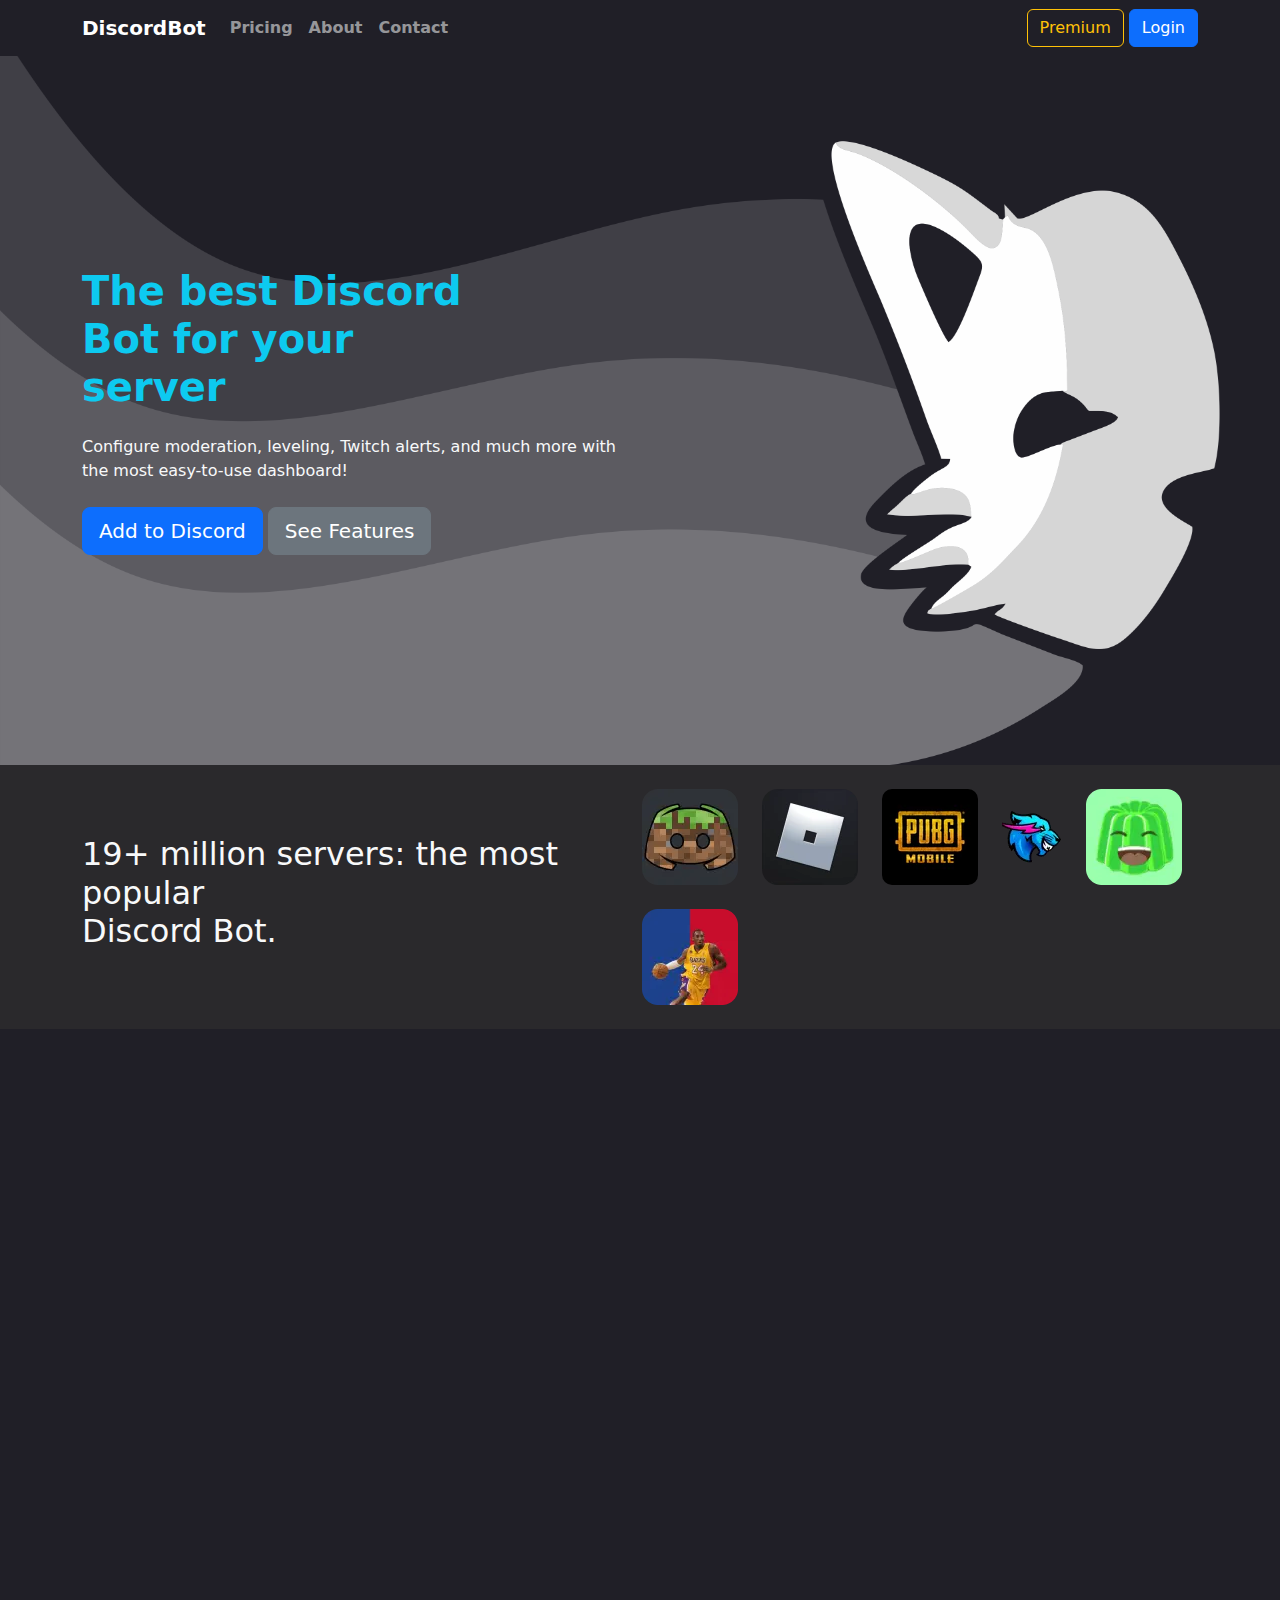
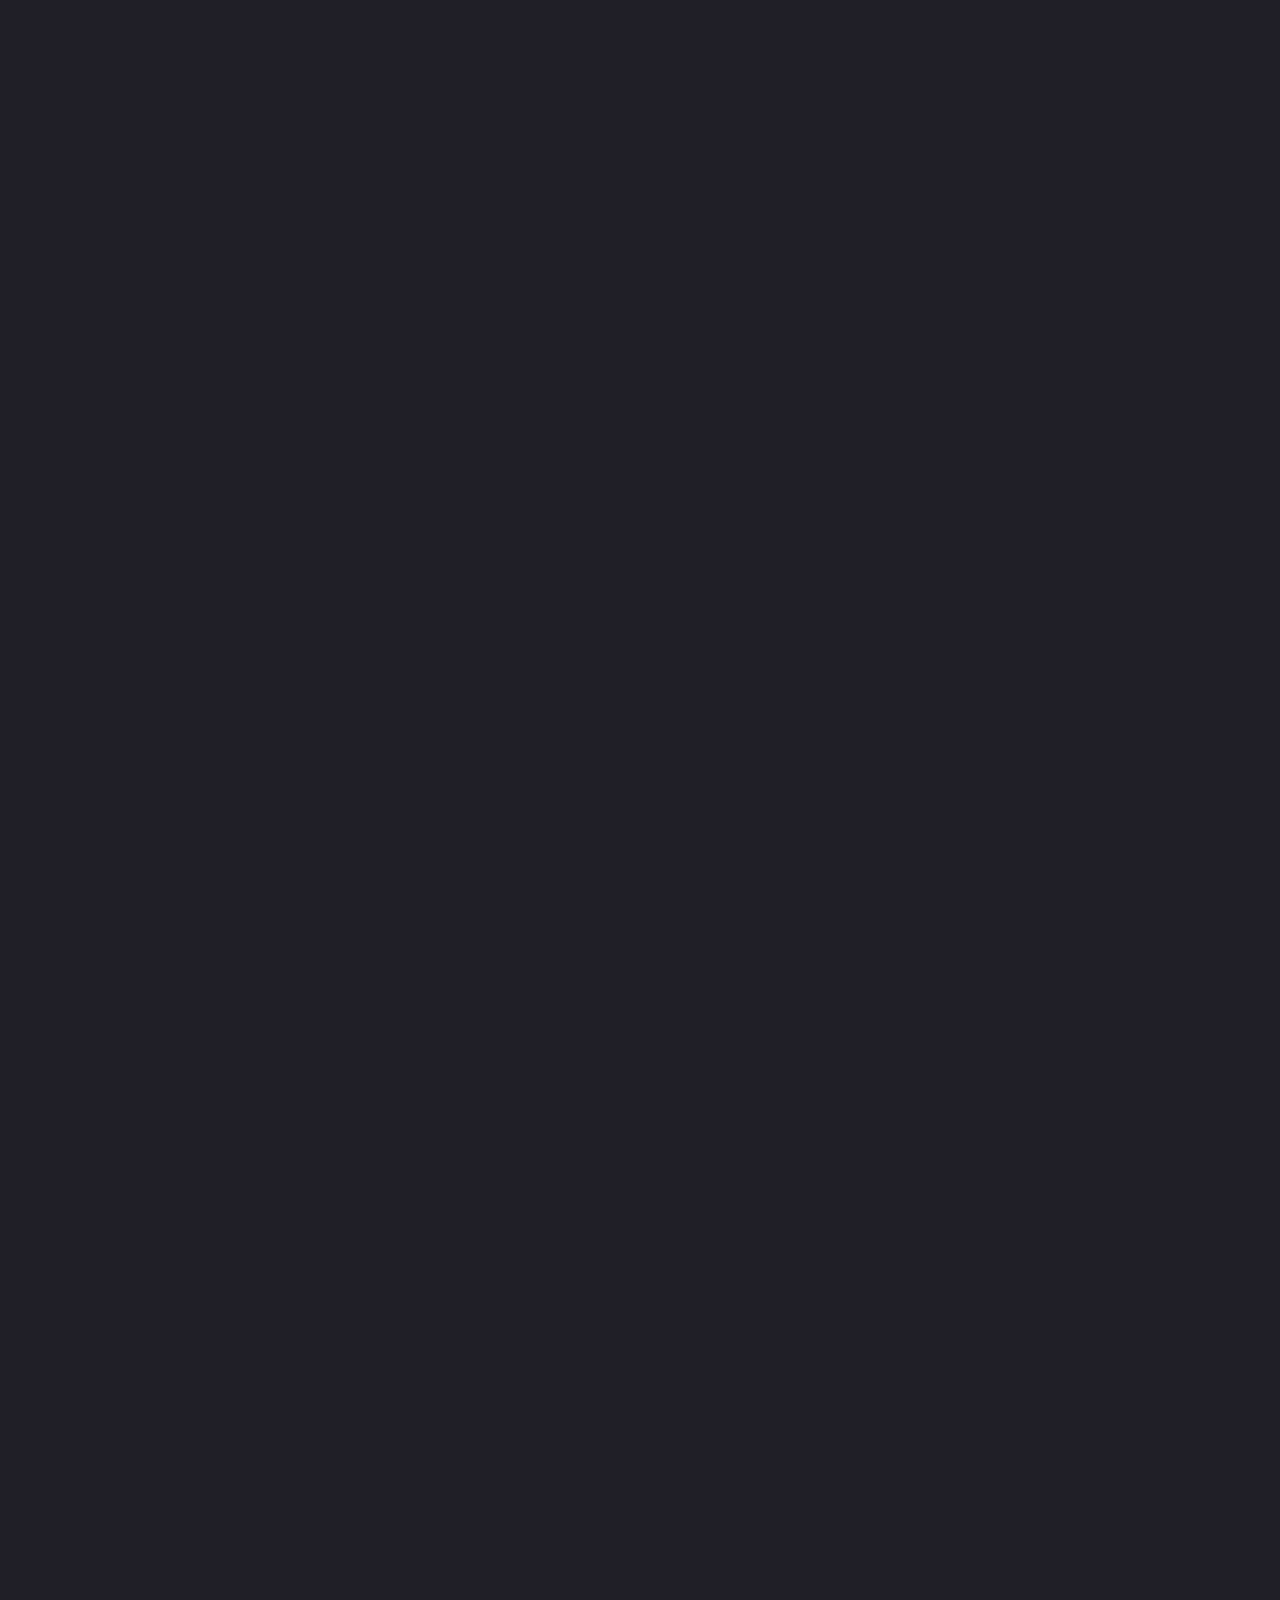
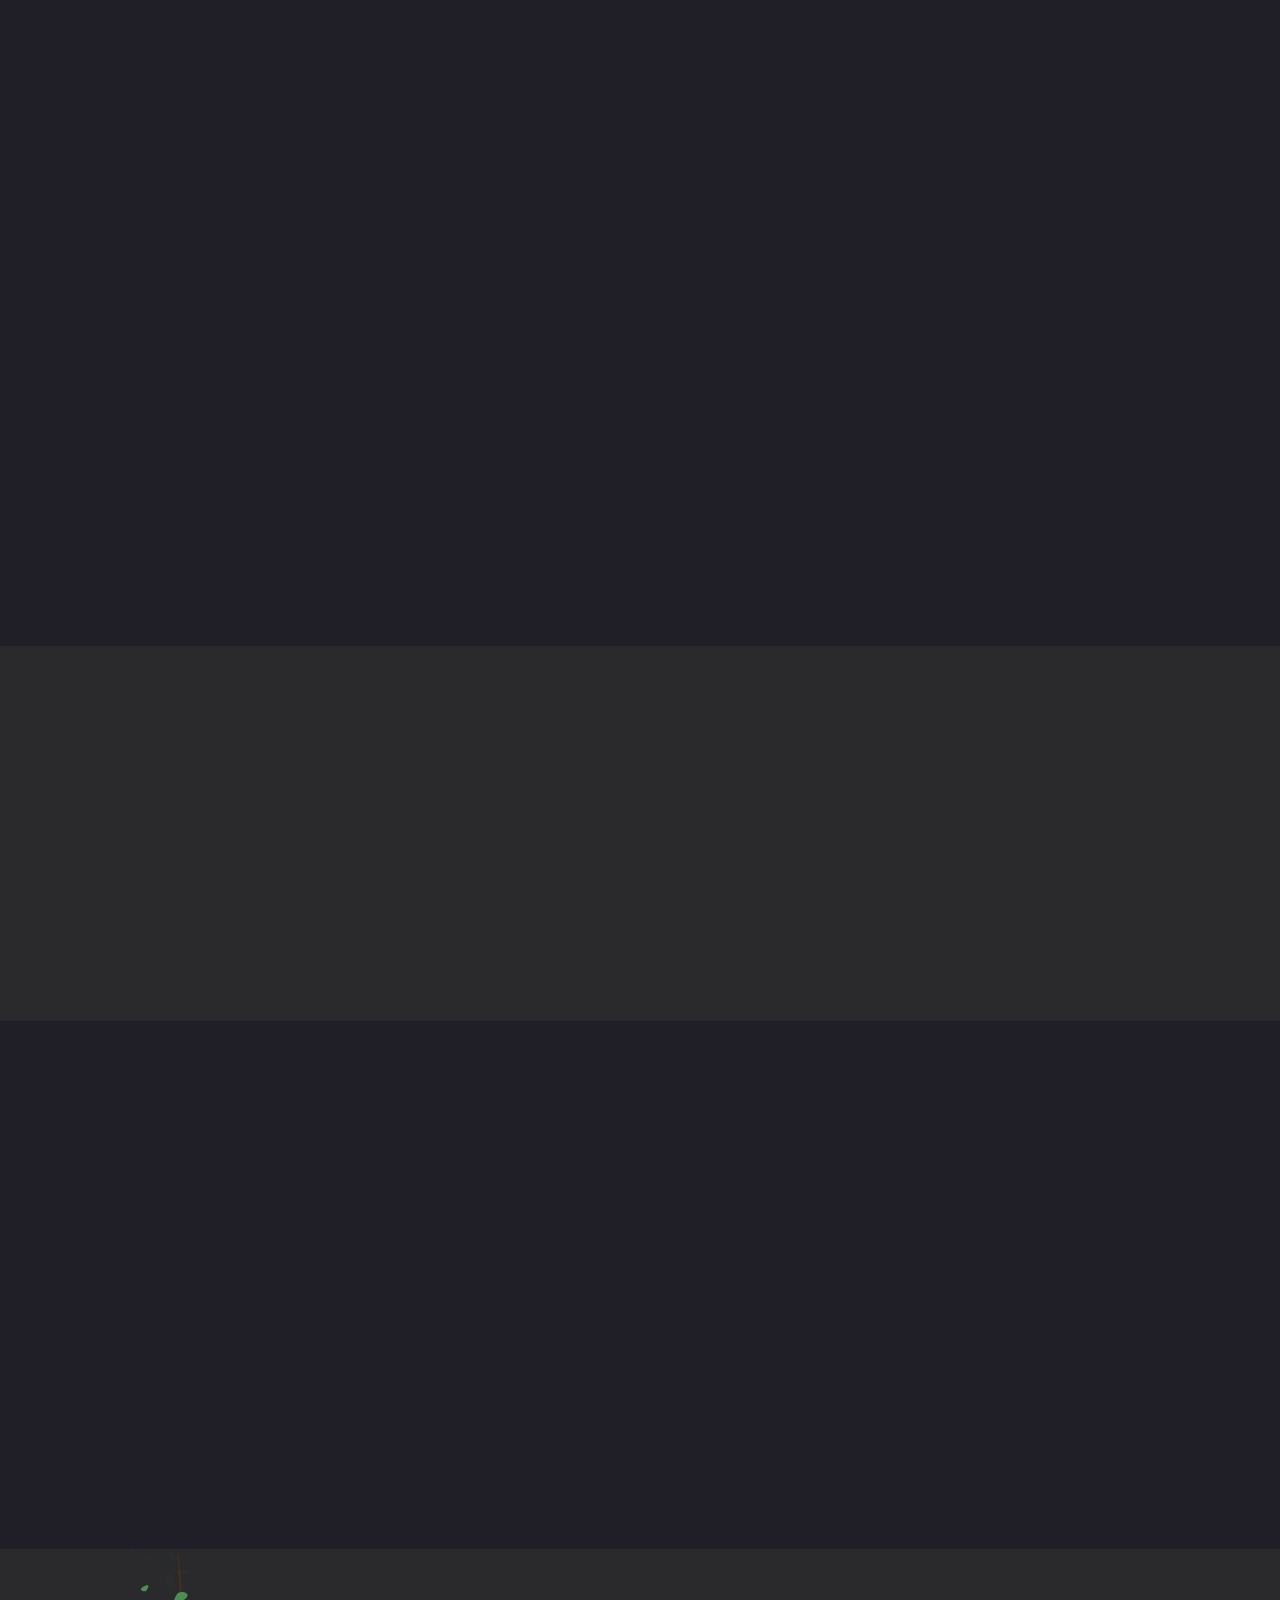
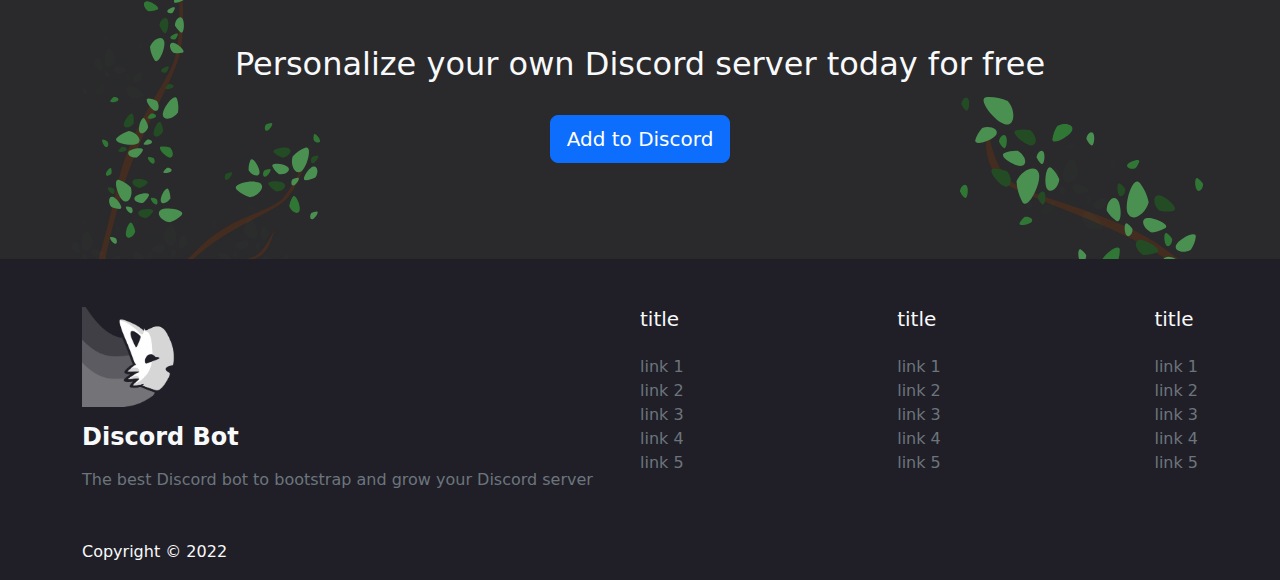
<file: index.html>
<!DOCTYPE html>
<html lang="en">
  <head>
    <meta charset="UTF-8" />
    <meta http-equiv="X-UA-Compatible" content="IE=edge" />
    <meta name="viewport" content="width=device-width, initial-scale=1.0" />
    <link rel="shortcut icon" href="assets/images/icon.png" type="image/x-icon" />
    <link rel="stylesheet" href="https://unpkg.com/aos@next/dist/aos.css" />
    <link rel="stylesheet" href="assets/bootstrap/css/bootstrap.min.css" />
    <link rel="stylesheet" href="assets/css/style.css" />
    <title>Discord Bot</title>
  </head>
  <body class="bg-base-500">
    <nav class="navbar navbar-expand-lg navbar-dark">
      <div class="container d-flex justify-content-between">
        <a class="navbar-brand fw-bolder" href="/">DiscordBot</a>
        <button
          class="navbar-toggler"
          type="button"
          data-bs-toggle="collapse"
          data-bs-target="#navbarSupportedContent"
          aria-controls="navbarSupportedContent"
          aria-expanded="false"
          aria-label="Toggle navigation"
        >
          <span class="navbar-toggler-icon"></span>
        </button>
        <div class="collapse navbar-collapse" id="navbarSupportedContent">
          <ul class="navbar-nav me-auto mb-2 mb-lg-0">
            <li class="nav-item">
              <a class="nav-link fw-semibold" href="price.html">Pricing</a>
            </li>
            <li class="nav-item">
              <a class="nav-link fw-semibold" href="price.html">About</a>
            </li>
            <li class="nav-item">
              <a class="nav-link fw-semibold" href="price.html">Contact</a>
            </li>
          </ul>
          <div>
            <a href="price.html" type="button" class="btn btn-outline-warning">Premium</a>
            <button type="button" class="btn btn-primary">Login</button>
          </div>
        </div>
      </div>
    </nav>
    <section class="hero text-light d-flex flex-column">
      <main class="container d-flex flex-column justify-content-center h-100">
        <h1 class="mb-4 fw-bold text-info">
          The best Discord <br />
          Bot for your <br />
          server
        </h1>
        <p class="mb-4">
          Configure moderation, leveling, Twitch alerts, and much more with <br />
          the most easy-to-use dashboard!
        </p>

        <div>
          <a class="btn btn-primary btn-lg" href="#" role="button">Add to Discord</a>
          <a class="btn btn-secondary btn-lg" href="#features" role="button">See Features</a>
        </div>
      </main>
    </section>
    <section class="highlight bg-base-700">
      <main
        class="container text-light py-4 d-flex gap-5 flex-column align-items-center flex-md-row justify-content-between"
      >
        <h2 class="text-center text-sm-start">
          19+ million servers: the most popular <br />
          Discord Bot.
        </h2>

        <div class="d-flex align-items-center gap-4 flex-wrap">
          <img src="./assets/images/discord.webp" alt="" />
          <img src="./assets/images/roblox.webp" alt="" />
          <img src="./assets/images/pubg_mobile.webp" style="border-radius: 10px" alt="" />
          <img src="./assets/images/beast_gaming.webp" alt="" />
          <img src="./assets/images/melon.webp" alt="" />
          <img src="./assets/images/basket_ball.webp" alt="" />
        </div>
      </main>
    </section>
    <section id="features" class="features py-5">
      <main class="container text-light">
        <div
          data-aos="fade-left"
          class="d-flex flex-column-reverse gap-5 align-items-center flex-md-row mb-5 py-5"
        >
          <div class="content d-flex flex-column justify-content-center">
            <h2 class="mb-4">Welcome Bot for Discord: Say hi to the new users on your Discord Server</h2>
            <p class="mb-4 text-secondary">
              Take advantage of the welcome message to inform newcomers about your server rules, topic, or
              ongoing events. You can design your own welcome card or keep it simple.
            </p>
            <a class="btn btn-primary btn-lg align-self-center align-self-md-start" href="#" role="button"
              >Start Welcoming Users</a
            >
          </div>
          <img class="img-fluid w-50" src="assets/images/f-1.webp" alt="" />
        </div>
        <div
          data-aos="fade-right"
          class="d-flex flex-column-reverse gap-5 align-items-center flex-md-row-reverse mb-5 py-5"
        >
          <div class="content d-flex flex-column justify-content-center">
            <h2 class="mb-4">The Discord Bot to easily create your own Custom Commands</h2>
            <p class="mb-4 text-secondary">
              MEE6 gives you full control to create the command of your dreams! Create commands that
              automatically give and remove roles and send messages in the current channels or in user's DM.
            </p>
            <a
              class="btn btn-outline-primary btn-lg align-self-center align-self-md-start"
              href="#"
              role="button"
              >More About Server Management</a
            >
          </div>
          <img class="img-fluid w-50" src="assets/images/f-2.webp" alt="" />
        </div>
        <div
          data-aos="fade-left"
          class="d-flex flex-column-reverse gap-5 align-items-center flex-md-row mb-5 py-5"
        >
          <div class="content d-flex flex-column justify-content-center">
            <h2 class="mb-4">Quickly set up streaming & social media alerts</h2>
            <p class="mb-4 text-secondary">
              Notify your server when you or your favorite content creators begin to stream, upload, and post
              content.
              <br /><br />
              You can easily set up streaming alerts for Twitch, upload alerts for YouTube, and post alerts
              for Reddit and Twitter.
            </p>
            <a
              class="btn btn-outline-primary btn-lg align-self-center align-self-md-start"
              href="#"
              role="button"
              >More About Social Alerts</a
            >
          </div>
          <img class="img-fluid w-50" src="assets/images/f-3.webp" alt="" />
        </div>
        <div
          data-aos="fade-right"
          class="d-flex flex-column-reverse gap-5 align-items-center flex-md-row-reverse mb-5 py-5"
        >
          <div class="content d-flex flex-column justify-content-center">
            <h2 class="mb-4">The best Discord Bot to give users the freedom to choose roles by reacting</h2>
            <p class="mb-4 text-secondary">
              Reaction roles are ready to be introduced to your server. Give your community the option to be
              pinged for new announcements, access to another parts of your Discord server, or just to
              identify themselves, by clicking on your chosen server's emoji.
            </p>
            <a class="btn btn-primary btn-lg align-self-center align-self-md-start" href="#" role="button"
              >Let's Start Sorting</a
            >
          </div>
          <img class="img-fluid w-50" src="assets/images/f-4.webp" alt="" />
        </div>
        <div
          data-aos="fade-left"
          class="d-flex flex-column-reverse gap-5 align-items-center flex-md-row mb-5 py-5"
        >
          <div class="content d-flex flex-column justify-content-center">
            <h2 class="mb-4">Levels and XP in your Discord Server</h2>
            <p class="mb-4 text-secondary">
              Gamers love to grind. Use our leveling system to identify and reward the most active members of
              your community. Let them show off a cool customizable rank card and compete for the mighty first
              spot of your leaderboard!
              <br /><br />

              Automatically give roles when they reach a certain level to reward the most active members with
              access to exclusive channels and privileged permissions.
            </p>
          </div>
          <img class="img-fluid w-50" src="assets/images/f-5.webp" alt="" />
        </div>
      </main>
    </section>
    <section class="clients bg-base-700 py-5">
      <main class="container text-light">
        <h1 data-aos="fade-right" class="text-center fs-4 mb-5">
          D-Bot, the Discord Bot trusted by 19+ million servers.
        </h1>
        <div data-aos="fade-left" class="d-flex flex-wrap gap-3">
          <div class="d-flex gap-3 align-items-center bg-base-500 rounded-3 card-basis flex-grow-1 p-2">
            <img width="75" src="./assets/images/discord.webp" alt="" />
            <div class="d-flex flex-column justify-content-between">
              <h4>Minecraft</h4>
              <p class="">70000</p>
            </div>
          </div>
          <div class="d-flex gap-3 align-items-center bg-base-500 rounded-3 card-basis flex-grow-1 p-2">
            <img width="75" src="./assets/images/beast_gaming.webp" alt="" />
            <div class="d-flex flex-column justify-content-between basis-75">
              <h4>Beast Gaming</h4>
              <p class="">70000</p>
            </div>
          </div>
          <div class="d-flex gap-3 align-items-center bg-base-500 rounded-3 card-basis flex-grow-1 p-2">
            <img width="75" src="./assets/images/roblox.webp" alt="" />
            <div class="d-flex flex-column justify-content-between">
              <h4>Roblox</h4>
              <p class="">70000</p>
            </div>
          </div>
          <div class="d-flex gap-3 align-items-center bg-base-500 rounded-3 card-basis flex-grow-1 p-2">
            <img width="75" src="./assets/images/pubg_mobile.webp" style="border-radius: 10px" alt="" />
            <div class="h-100 d-flex flex-column justify-content-between">
              <h4>PUBG Mobile</h4>
              <p class="">70000</p>
            </div>
          </div>
          <div class="d-flex gap-3 align-items-center bg-base-500 rounded-3 card-basis flex-grow-1 p-2">
            <img width="75" src="./assets/images/basket_ball.webp" alt="" />
            <div class="h-100 d-flex flex-column justify-content-between">
              <h4>NBA Chat</h4>
              <p class="">70000</p>
            </div>
          </div>
          <div class="d-flex gap-3 align-items-center bg-base-500 rounded-3 card-basis flex-grow-1 p-2">
            <img width="75" src="./assets/images/melon.webp" alt="jelly" />
            <div class="h-100 d-flex flex-column justify-content-between">
              <h4>Jelly</h4>
              <p class="">70000</p>
            </div>
          </div>
          <!-- </div>
          <div class="d-flex gap-3 align-items-center bg-base-500 rounded-3 card-basis">
            <img src="./assets/images/pubg_mobile.webp" alt="" />
            <div class="h-100 d-flex flex-column justify-content-between">
              <h4>PUBG Mobile</h4>
              <p class="">70000</p>
            </div>
          </div>
          <div class="d-flex gap-3 align-items-center bg-base-500 rounded-3 card-basis">
            <img class="basis-25" src="./assets/images/beast_gaming.webp" alt="" />
            <div class="h-100 d-flex flex-column justify-content-between basis-75">
              <h4>Mr.Beast Gaming</h4>
              <p class="">70000</p>
            </div>
          </div>
          <div class="d-flex gap-3 align-items-center bg-base-500 rounded-3 card-basis">
            <img src="./assets/images/melon.webp" alt="jelly" />
            <div class="h-100 d-flex flex-column justify-content-between">
              <h4>Jelly</h4>
              <p class="">70000</p>
            </div>
          </div>
          <div class="d-flex gap-3 align-items-center bg-base-500 rounded-3 card-basis">
            <img width="100" src="./assets/images/basket_ball.webp" alt="" />
            <div class="h-100 d-flex flex-column justify-content-between">
              <h4>NBA Chat</h4>
              <p class="">70000</p>
            </div>
          </div> -->
        </div>
      </main>
    </section>
    <section class="core py-5">
      <main class="container text-light d-flex flex-column gap-5 flex-lg-row justify-content-md-between">
        <div data-aos="fade-right" class="d-flex flex-column align-items-center align-items-md-start">
          <h3 class="mb-5 text-center text-md-start">
            The best Discord Bot for moderation <br />
            with plenty other plugins
          </h3>
          <a class="btn btn-primary btn-lg" href="#" role="button">Add to Discord</a>
        </div>

        <div data-aos="fade-left" class="d-flex flex-wrap basis-75 gap-3 gap-md-5 justify-content-around">
          <div class="basis-45">
            <svg
              width="48"
              height="48"
              fill="none"
              xmlns="http://www.w3.org/2000/svg"
              viewBox="0 0 48 48"
              class="sc-iTONeN bBuEYd"
            >
              <g clip-path="url(#clip0_456_5136)">
                <path
                  opacity="0.2"
                  d="M26.7891 40.022C33.077 34.2156 33.7202 24.6851 28.2258 18.735C22.7314 12.7849 13.1799 12.6684 6.89205 18.4748C0.604167 24.2811 -0.0390474 33.8116 5.45538 39.7617C10.9498 45.7118 20.5013 45.8283 26.7891 40.022Z"
                  fill="#3994FF"
                ></path>
                <path
                  opacity="0.2"
                  d="M41.6428 34.0476C48.1269 28.06 47.6199 16.9647 40.5104 9.2656C33.4009 1.56647 22.381 0.179001 15.8969 6.1666C9.4127 12.1542 9.91966 23.2495 17.0292 30.9486C24.1387 38.6478 35.1586 40.0352 41.6428 34.0476Z"
                  fill="#3994FF"
                ></path>
                <path
                  d="M40.5005 15.06V21.48C40.5005 22.5029 40.0942 23.4839 39.3709 24.2072C38.6476 24.9305 37.6665 25.3369 36.6436 25.3369H10.5511C10.0445 25.3371 9.54275 25.2375 9.07459 25.0438C8.60644 24.8501 8.18104 24.5661 7.8227 24.2079C7.46436 23.8497 7.18009 23.4245 6.98615 22.9564C6.79221 22.4883 6.69238 21.9867 6.69238 21.48V15.06C6.69238 14.5534 6.79221 14.0517 6.98615 13.5836C7.18009 13.1155 7.46436 12.6903 7.8227 12.3321C8.18104 11.9739 8.60644 11.6899 9.07459 11.4962C9.54275 11.3025 10.0445 11.2029 10.5511 11.2031H36.6418C37.1484 11.2029 37.6501 11.3025 38.1183 11.4962C38.5865 11.6899 39.0118 11.9739 39.3702 12.3321C39.7285 12.6903 40.0128 13.1155 40.2067 13.5836C40.4007 14.0517 40.5005 14.5534 40.5005 15.06Z"
                  fill="#5ACFF5"
                ></path>
                <g opacity="0.5" style="mix-blend-mode: overlay">
                  <path
                    d="M40.5004 15.06V21.48C40.5004 22.5029 40.094 23.4839 39.3707 24.2072C38.6474 24.9305 37.6664 25.3369 36.6435 25.3369H23.6348V11.2031H36.6416C37.1483 11.2029 37.65 11.3025 38.1182 11.4962C38.5863 11.6899 39.0117 11.9739 39.3701 12.3321C39.7284 12.6903 40.0127 13.1155 40.2066 13.5836C40.4006 14.0517 40.5004 14.5534 40.5004 15.06Z"
                    fill="black"
                  ></path>
                </g>
                <path
                  d="M38.1076 12.8719V23.7375C38.1078 24.0728 38.042 24.4048 37.9138 24.7146C37.7857 25.0245 37.5978 25.306 37.3608 25.5432C37.1238 25.7803 36.8424 25.9685 36.5327 26.0968C36.2229 26.2252 35.891 26.2913 35.5557 26.2913H11.5763C11.241 26.2913 10.909 26.2252 10.5993 26.0968C10.2896 25.9685 10.0082 25.7803 9.77119 25.5432C9.5342 25.306 9.34627 25.0245 9.21814 24.7146C9.09 24.4048 9.02418 24.0728 9.02443 23.7375V12.8719C9.02344 12.5361 9.08872 12.2035 9.21652 11.893C9.34432 11.5825 9.53213 11.3003 9.7692 11.0626C10.0063 10.8248 10.2879 10.6362 10.598 10.5075C10.9081 10.3788 11.2406 10.3125 11.5763 10.3125H35.5557C35.6119 10.3125 35.6682 10.3125 35.7244 10.3125C36.373 10.355 36.9809 10.6436 37.4238 11.1193C37.8668 11.595 38.1113 12.2219 38.1076 12.8719Z"
                  fill="#B3EEFF"
                ></path>
                <g opacity="0.5" style="mix-blend-mode: overlay">
                  <path
                    d="M38.108 12.8719V23.7375C38.1083 24.0728 38.0425 24.4048 37.9143 24.7146C37.7862 25.0245 37.5983 25.306 37.3613 25.5432C37.1243 25.7803 36.8429 25.9685 36.5332 26.0968C36.2234 26.2252 35.8914 26.2912 35.5562 26.2912H23.5918V10.3256H35.7249C36.3712 10.368 36.9772 10.6548 37.4198 11.1277C37.8624 11.6006 38.1085 12.2242 38.108 12.8719Z"
                    fill="black"
                  ></path>
                </g>
                <path
                  d="M21.5625 26.2856H25.62V38.6606C25.6195 39.1977 25.4061 39.7127 25.0265 40.0926C24.6469 40.4726 24.1321 40.6865 23.595 40.6875C23.3278 40.688 23.0631 40.6357 22.8162 40.5336C22.5692 40.4315 22.3449 40.2817 22.156 40.0926C21.9672 39.9036 21.8175 39.6791 21.7157 39.4321C21.6138 39.1851 21.5618 38.9203 21.5625 38.6531V26.2781V26.2856Z"
                  fill="#5ACFF5"
                ></path>
                <g opacity="0.5" style="mix-blend-mode: overlay">
                  <path
                    d="M25.5983 26.2856V38.8256C25.5983 39.3179 25.4027 39.7901 25.0546 40.1382C24.7065 40.4863 24.2343 40.6819 23.742 40.6819H23.5039V26.2856H25.5983Z"
                    fill="black"
                  ></path>
                </g>
              </g>
              <defs>
                <clipPath id="clip0_456_5136"><rect width="48" height="48" fill="white"></rect></clipPath>
              </defs>
            </svg>
            <h5 class="my-3">Safe and Clean</h5>
            <p class="text-secondary">
              Keep your server safe and clean thanks to a high-quality, customizable auto-moderator.
            </p>
          </div>
          <div class="basis-45">
            <svg
              width="48"
              height="48"
              viewBox="0 0 40 40"
              fill="none"
              xmlns="http://www.w3.org/2000/svg"
              class="sc-iTONeN bBuEYd"
            >
              <path
                d="M24.12 33.466c4.825-5.9 4.211-14.384-1.372-18.95-5.583-4.567-14.02-3.486-18.846 2.414-4.825 5.9-4.21 14.384 1.372 18.95 5.583 4.566 14.02 3.485 18.846-2.414z"
                fill="#3994FF"
                fill-opacity="0.16"
              ></path>
              <path
                d="M36.528 26.443c4.976-6.084 3.154-15.806-4.07-21.715-7.225-5.908-17.115-5.766-22.091.318-4.976 6.084-3.154 15.805 4.07 21.714 7.225 5.909 17.115 5.767 22.09-.317z"
                fill="#3994FF"
                fill-opacity="0.16"
              ></path>
              <path
                d="M34.453 20a14.375 14.375 0 11-28.75 0 14.375 14.375 0 0128.75 0z"
                fill="#5ACFF5"
              ></path>
              <path
                opacity="0.1"
                d="M34.375 20A14.375 14.375 0 0120 34.375V5.625A14.375 14.375 0 0134.375 20z"
                fill="#000"
              ></path>
              <path
                d="M13.244 20.03c1.49 0 2.697-1.313 2.697-2.934 0-1.62-1.208-2.934-2.697-2.934-1.49 0-2.697 1.314-2.697 2.934 0 1.621 1.207 2.935 2.697 2.935zM26.911 20.234c1.49 0 2.697-1.314 2.697-2.934 0-1.621-1.208-2.935-2.697-2.935-1.49 0-2.697 1.314-2.697 2.935 0 1.62 1.208 2.934 2.697 2.934z"
                fill="#313442"
              ></path>
              <path
                d="M13.984 16.797a.938.938 0 100-1.875.938.938 0 000 1.875zM27.734 16.953a.938.938 0 100-1.875.938.938 0 000 1.875z"
                fill="#F2F2F2"
              ></path>
              <path
                d="M28.875 5c.408-.68.722-2.686.88-3.883a.111.111 0 01.218 0c.157 1.19.497 3.201 1.085 4.081A3.016 3.016 0 0032.8 6.403a.11.11 0 010 .21c-.48.157-1.242.458-1.75.966-.507.508-.882 2.388-1.059 3.563a.111.111 0 01-.219 0c-.13-1.17-.437-3.022-1.103-3.628-.504-.46-1.394-.747-1.973-.896a.11.11 0 010-.214c.647-.154 1.64-.514 2.178-1.404zM33.264 8.07c.256-.427.453-1.686.552-2.438a.069.069 0 11.137 0c.098.747.313 2.01.681 2.563.261.376.65.645 1.094.756a.069.069 0 010 .133c-.405.117-.779.323-1.094.604-.333.333-.554 1.499-.665 2.236a.069.069 0 11-.138 0c-.081-.734-.273-1.895-.692-2.276-.313-.29-.875-.469-1.238-.563a.069.069 0 010-.132c.396-.094 1.025-.32 1.363-.883zM8.906 31.486c.313-.535.567-2.111.692-3.052a.086.086 0 11.172 0c.124.938.391 2.516.852 3.208.327.47.814.807 1.37.947a.086.086 0 010 .165c-.378.12-.976.36-1.375.758-.398.399-.694 1.875-.833 2.8a.088.088 0 01-.171 0c-.104-.92-.344-2.375-.868-2.851-.397-.363-1.093-.588-1.55-.703a.086.086 0 010-.17c.502-.115 1.29-.4 1.711-1.102zM6.077 29.21c.182-.313.325-1.207.395-1.746a.05.05 0 01.098 0c.07.534.224 1.44.488 1.834.186.27.464.461.781.541a.05.05 0 01.035.048.05.05 0 01-.035.047c-.29.085-.556.233-.781.435-.24.237-.397 1.072-.477 1.6a.05.05 0 01-.049.04.05.05 0 01-.05-.04c-.057-.527-.196-1.358-.494-1.632a2.27 2.27 0 00-.888-.401.048.048 0 010-.095c.284-.068.734-.229.977-.632z"
                fill="#FFE570"
              ></path>
              <path
                d="M25.156 23.783v.045a5.156 5.156 0 11-10.312 0v-.045a1.045 1.045 0 011.048-1.049h8.216a1.045 1.045 0 011.048 1.049z"
                fill="#313442"
              ></path>
              <path
                d="M20.625 28.438v.514a5.157 5.157 0 01-5.49-3.405h2.602a2.885 2.885 0 012.888 2.89z"
                fill="#E2003D"
              ></path>
            </svg>
            <h5 class="my-3">Bot Personalizer</h5>
            <p class="text-secondary">
              Customize your own bot by changing its username, avatar and activity.
            </p>
          </div>
          <div class="basis-45">
            <svg width="48" height="48" fill="none" class="sc-iTONeN bBuEYd">
              <g clip-path="url(#prefix__clip0_13166_248060)">
                <path
                  opacity="0.2"
                  d="M32.379 37.659c4.08-7.523 1.618-16.752-5.5-20.614-7.12-3.862-16.199-.895-20.28 6.628-4.081 7.523-1.619 16.753 5.5 20.615 7.119 3.862 16.198.894 20.28-6.63z"
                  fill="#3994FF"
                ></path>
                <path
                  opacity="0.2"
                  d="M44.515 27.216c4.209-7.758.153-18.098-9.058-23.095-9.212-4.997-20.09-2.76-24.3 4.998-4.208 7.758-.152 18.098 9.06 23.095 9.21 4.998 20.09 2.76 24.298-4.998z"
                  fill="#3994FF"
                ></path>
                <path
                  d="M33.43 7.554c-1.894-1.365-5.605-1.025-8.45.771-.36.23-.69.504-.98.818a4.978 4.978 0 00-.99-.818c-2.85-1.796-6.56-2.137-8.454-.77-.696.508-1.056 1.17-1.056 1.914.005.36.081.716.225 1.046.394.947 1.292 1.9 2.528 2.681 1.642 1.039 3.909 1.257 5.508 1.257.638.001 1.275-.034 1.909-.107l.33-.04.326.04c.633.073 1.27.108 1.907.107h.375c1.568-.032 3.619-.291 5.138-1.251 1.235-.782 2.133-1.735 2.527-2.681.47-1.16.167-2.24-.844-2.967zm-14.626 3.797c-.733-.465-1.275-1.018-1.485-1.52-.15-.36-.058-.533-.037-.55.157-.112 1.6-.095 3.157.889.642.405.912 1.125 1.01 1.746-.927-.025-2.003-.162-2.64-.565h-.005zm11.852-1.52c-.21.502-.75 1.055-1.483 1.52-.64.403-1.714.54-2.644.563.098-.625.375-1.34 1.007-1.746a5.698 5.698 0 012.831-.937c.111-.01.223.006.327.046.039.055.056.122.049.188a.955.955 0 01-.083.366h-.004z"
                  fill="#B3EEFF"
                ></path>
                <path
                  opacity="0.1"
                  d="M33.43 7.554c-1.894-1.365-5.605-1.025-8.45.771-.36.23-.69.504-.98.818v3.699l2.606 1.605c1.568-.032 3.619-.29 5.138-1.25 1.235-.783 2.133-1.735 2.527-2.682.473-1.153.169-2.233-.842-2.96zm-2.77 2.277c-.21.502-.75 1.055-1.483 1.52-.64.403-1.714.54-2.644.563.098-.625.375-1.34 1.007-1.746a5.698 5.698 0 012.831-.937c.111-.01.223.006.327.047.039.054.056.12.048.187a.955.955 0 01-.086.366z"
                  fill="#000"
                ></path>
                <path
                  d="M39.527 17.813v18.603a4.271 4.271 0 01-4.277 4.272H12.726a4.271 4.271 0 01-4.268-4.272V17.813a4.27 4.27 0 014.268-4.277H35.25a4.268 4.268 0 014.277 4.277z"
                  fill="#5ACFF5"
                ></path>
                <path
                  d="M39.527 17.813v18.603a4.271 4.271 0 01-4.277 4.272H24V13.535h11.25a4.27 4.27 0 014.277 4.277z"
                  fill="#2DB7F0"
                ></path>
                <path
                  d="M40.313 16.946v2.074c0 .499-.342.902-.766.902H8.454c-.423 0-.765-.403-.765-.902v-2.074c0-1.894 1.313-3.431 2.912-3.431H37.4c1.601 0 2.913 1.537 2.913 3.431z"
                  fill="#5ACFF5"
                ></path>
                <path
                  d="M40.313 27.06v.482a1.864 1.864 0 01-1.83 1.895H9.517a1.864 1.864 0 01-1.83-1.895v-.482a1.862 1.862 0 011.829-1.894h28.967a1.861 1.861 0 011.83 1.894z"
                  fill="#B3EEFF"
                ></path>
                <path
                  d="M24 13.515v6.407H8.454c-.423 0-.765-.403-.765-.902v-2.074c0-1.894 1.313-3.431 2.912-3.431H24z"
                  fill="#2DB7F0"
                ></path>
                <path
                  opacity="0.1"
                  d="M40.313 27.06v.482a1.864 1.864 0 01-1.83 1.895H24v-4.27h14.483a1.861 1.861 0 011.83 1.893z"
                  fill="#000"
                ></path>
                <path
                  d="M26.128 14.389v25.048a1.875 1.875 0 01-1.895 1.847h-.48a1.875 1.875 0 01-1.896-1.847V14.389a1.875 1.875 0 011.896-1.845h.48a1.875 1.875 0 011.895 1.845z"
                  fill="#B3EEFF"
                ></path>
                <path
                  opacity="0.1"
                  d="M26.128 14.389v25.048a1.875 1.875 0 01-1.895 1.847H24v-28.74h.24a1.875 1.875 0 011.888 1.845z"
                  fill="#000"
                ></path>
              </g>
              <defs>
                <clipPath id="prefix__clip0_13166_248060">
                  <path fill="#fff" d="M0 0h48v48H0z"></path>
                </clipPath>
              </defs>
            </svg>
            <h5 class="my-3">Giveaways</h5>
            <p class="text-secondary">
              Reward your members by organizing giveaways, with customized audience and prizes
            </p>
          </div>
          <div class="basis-45">
            <svg
              width="48"
              height="48"
              fill="none"
              xmlns="http://www.w3.org/2000/svg"
              viewBox="0 0 48 48"
              class="sc-iTONeN bBuEYd"
            >
              <g clip-path="url(#clip0_444_1361)">
                <path
                  opacity="0.2"
                  d="M37.6156 28.8992C44.3481 25.4139 47.1321 17.4237 43.8339 11.0526C40.5357 4.68157 32.4042 2.34221 25.6717 5.82752C18.9392 9.31284 16.1552 17.303 19.4534 23.6741C22.7516 30.0452 30.8831 32.3845 37.6156 28.8992Z"
                  fill="#3994FF"
                ></path>
                <path
                  opacity="0.2"
                  d="M27.036 37.3001C33.9791 33.7057 36.1477 24.1086 31.8797 15.8643C27.6118 7.61995 18.5234 3.85039 11.5803 7.44473C4.63726 11.0391 2.46867 20.6362 6.73665 28.8805C11.0046 37.1248 20.093 40.8944 27.036 37.3001Z"
                  fill="#3994FF"
                ></path>
                <path
                  d="M21.5454 30.9019H26.4092V40.3013C26.4092 40.9477 26.1524 41.5677 25.6953 42.0248C25.2381 42.482 24.6181 42.7388 23.9717 42.7388C23.3252 42.7388 22.7052 42.482 22.2481 42.0248C21.791 41.5677 21.5342 40.9477 21.5342 40.3013V30.9019H21.5454Z"
                  fill="#5ACFF5"
                ></path>
                <g opacity="0.5" style="mix-blend-mode: overlay">
                  <path
                    d="M26.4093 30.9019V40.2994C26.414 40.615 26.3564 40.9284 26.2399 41.2217C26.1235 41.5151 25.9503 41.7826 25.7304 42.0089C25.5104 42.2353 25.2481 42.4161 24.9582 42.541C24.6683 42.6659 24.3567 42.7325 24.0411 42.7369H24.0205V30.9019H26.4093Z"
                    fill="black"
                  ></path>
                </g>
                <g opacity="0.6" style="mix-blend-mode: overlay">
                  <path
                    d="M21.5454 31.8206H26.4092V32.6344C26.4092 32.7338 26.3697 32.8292 26.2993 32.8995C26.229 32.9699 26.1336 33.0094 26.0342 33.0094H21.9092C21.8097 33.0094 21.7143 32.9699 21.644 32.8995C21.5737 32.8292 21.5342 32.7338 21.5342 32.6344V31.8206H21.5454Z"
                    fill="black"
                  ></path>
                </g>
                <path
                  d="M20.6475 30.1125H27.3506V30.7238C27.3506 31.0848 27.2072 31.431 26.9519 31.6863C26.6966 31.9416 26.3504 32.085 25.9893 32.085H22.0087C21.6477 32.085 21.3014 31.9416 21.0462 31.6863C20.7909 31.431 20.6475 31.0848 20.6475 30.7238V30.1125Z"
                  fill="#5ACFF5"
                ></path>
                <g opacity="0.5" style="mix-blend-mode: overlay">
                  <path
                    d="M27.3524 30.1125V30.7238C27.3524 31.0848 27.209 31.431 26.9537 31.6863C26.6984 31.9416 26.3522 32.085 25.9911 32.085H24.0205V30.1125H27.3524Z"
                    fill="black"
                  ></path>
                </g>
                <path
                  d="M26.092 5.26877H21.907C18.1625 5.26877 15.127 8.30428 15.127 12.0488V23.595C15.127 27.3395 18.1625 30.375 21.907 30.375H26.092C29.8364 30.375 32.872 27.3395 32.872 23.595V12.0488C32.872 8.30428 29.8364 5.26877 26.092 5.26877Z"
                  fill="#B3EEFF"
                ></path>
                <path
                  d="M20.8728 11.3569H16.984C16.5263 11.3569 16.1553 11.7279 16.1553 12.1856V12.6225C16.1553 13.0802 16.5263 13.4512 16.984 13.4512H20.8728C21.3305 13.4512 21.7015 13.0802 21.7015 12.6225V12.1856C21.7015 11.7279 21.3305 11.3569 20.8728 11.3569Z"
                  fill="#5ACFF5"
                ></path>
                <path
                  d="M24.3883 11.3569H23.6946C23.2058 11.3569 22.8096 11.7531 22.8096 12.2419V12.5662C22.8096 13.055 23.2058 13.4512 23.6946 13.4512H24.3883C24.8771 13.4512 25.2733 13.055 25.2733 12.5662V12.2419C25.2733 11.7531 24.8771 11.3569 24.3883 11.3569Z"
                  fill="#5ACFF5"
                ></path>
                <path
                  d="M31.1003 11.3569H27.2116C26.7539 11.3569 26.3828 11.7279 26.3828 12.1856V12.6225C26.3828 13.0802 26.7539 13.4512 27.2116 13.4512H31.1003C31.558 13.4512 31.9291 13.0802 31.9291 12.6225V12.1856C31.9291 11.7279 31.558 11.3569 31.1003 11.3569Z"
                  fill="#5ACFF5"
                ></path>
                <path
                  d="M20.8728 16.9012H16.984C16.5263 16.9012 16.1553 17.2723 16.1553 17.73V18.1669C16.1553 18.6246 16.5263 18.9956 16.984 18.9956H20.8728C21.3305 18.9956 21.7015 18.6246 21.7015 18.1669V17.73C21.7015 17.2723 21.3305 16.9012 20.8728 16.9012Z"
                  fill="#5ACFF5"
                ></path>
                <path
                  d="M24.3883 16.9012H23.6946C23.2058 16.9012 22.8096 17.2975 22.8096 17.7862V18.1106C22.8096 18.5994 23.2058 18.9956 23.6946 18.9956H24.3883C24.8771 18.9956 25.2733 18.5994 25.2733 18.1106V17.7862C25.2733 17.2975 24.8771 16.9012 24.3883 16.9012Z"
                  fill="#5ACFF5"
                ></path>
                <path
                  d="M31.1003 16.9012H27.2116C26.7539 16.9012 26.3828 17.2723 26.3828 17.73V18.1669C26.3828 18.6246 26.7539 18.9956 27.2116 18.9956H31.1003C31.558 18.9956 31.9291 18.6246 31.9291 18.1669V17.73C31.9291 17.2723 31.558 16.9012 31.1003 16.9012Z"
                  fill="#5ACFF5"
                ></path>
                <path
                  d="M20.8728 22.3238H16.984C16.5263 22.3238 16.1553 22.6948 16.1553 23.1525V23.5894C16.1553 24.0471 16.5263 24.4181 16.984 24.4181H20.8728C21.3305 24.4181 21.7015 24.0471 21.7015 23.5894V23.1525C21.7015 22.6948 21.3305 22.3238 20.8728 22.3238Z"
                  fill="#5ACFF5"
                ></path>
                <path
                  d="M24.3883 22.3238H23.6946C23.2058 22.3238 22.8096 22.72 22.8096 23.2088V23.5331C22.8096 24.0219 23.2058 24.4181 23.6946 24.4181H24.3883C24.8771 24.4181 25.2733 24.0219 25.2733 23.5331V23.2088C25.2733 22.72 24.8771 22.3238 24.3883 22.3238Z"
                  fill="#5ACFF5"
                ></path>
                <path
                  d="M31.1003 22.3238H27.2116C26.7539 22.3238 26.3828 22.6948 26.3828 23.1525V23.5894C26.3828 24.0471 26.7539 24.4181 27.2116 24.4181H31.1003C31.558 24.4181 31.9291 24.0471 31.9291 23.5894V23.1525C31.9291 22.6948 31.558 22.3238 31.1003 22.3238Z"
                  fill="#5ACFF5"
                ></path>
                <g opacity="0.5" style="mix-blend-mode: overlay">
                  <path
                    d="M32.8498 12.0487V23.595C32.8496 24.4859 32.6738 25.3681 32.3325 26.191C31.9912 27.014 31.4912 27.7616 30.8608 28.3913C30.2305 29.0209 29.4823 29.5202 28.6589 29.8605C27.8356 30.2009 26.9533 30.3757 26.0623 30.375H24.043V5.26874H26.0623C26.9533 5.268 27.8356 5.44281 28.6589 5.78318C29.4823 6.12356 30.2305 6.62282 30.8608 7.25245C31.4912 7.88208 31.9912 8.62974 32.3325 9.4527C32.6738 10.2757 32.8496 11.1578 32.8498 12.0487Z"
                    fill="black"
                  ></path>
                </g>
              </g>
              <defs>
                <clipPath id="clip0_444_1361"><rect width="48" height="48" fill="white"></rect></clipPath>
              </defs>
            </svg>
            <h5 class="my-3">Voice recording</h5>
            <p class="text-secondary">
              Record your voice as a nice mp3 file for you to save and store in your device.
            </p>
          </div>
        </div>
      </main>
    </section>
    <section class="cta bg-base-700 py-5">
      <main
        class="container text-light d-flex flex-column justify-content-center align-items-center gap-4 p-md-5"
      >
        <h2 class="text-center">Personalize your own Discord server today for free</h2>
        <a class="btn btn-primary btn-lg" href="#" role="button">Add to Discord</a>
      </main>
    </section>
    <footer class="py-5 pb-0">
      <main class="container text-light d-flex flex-column flex-md-row justify-content-between">
        <div>
          <img src="assets/images/icon.png" width="100" alt="" />
          <h4 class="my-3 fw-bold">Discord Bot</h4>
          <p class="text-secondary mb-5">The best Discord bot to bootstrap and grow your Discord server</p>
          <p>Copyright © 2022</p>
        </div>
        <div class="d-flex justify-content-between basis-50">
          <div class="d-flex flex-column">
            <h5 class="mb-4">title</h5>
            <a class="link-secondary" href="#">link 1</a>
            <a class="link-secondary" href="#">link 2</a>
            <a class="link-secondary" href="#">link 3</a>
            <a class="link-secondary" href="#">link 4</a>
            <a class="link-secondary" href="#">link 5</a>
          </div>
          <div class="d-flex flex-column">
            <h5 class="mb-4">title</h5>
            <a class="link-secondary" href="#">link 1</a>
            <a class="link-secondary" href="#">link 2</a>
            <a class="link-secondary" href="#">link 3</a>
            <a class="link-secondary" href="#">link 4</a>
            <a class="link-secondary" href="#">link 5</a>
          </div>
          <div class="d-flex flex-column">
            <h5 class="mb-4">title</h5>
            <a class="link-secondary" href="#">link 1</a>
            <a class="link-secondary" href="#">link 2</a>
            <a class="link-secondary" href="#">link 3</a>
            <a class="link-secondary" href="#">link 4</a>
            <a class="link-secondary" href="#">link 5</a>
          </div>
        </div>
      </main>
    </footer>
    <script src="./assets/bootstrap/js/bootstrap.bundle.min.js"></script>
    <script src="https://unpkg.com/aos@next/dist/aos.js"></script>
    <script>
      AOS.init();
    </script>
  </body>
</html>
</file>
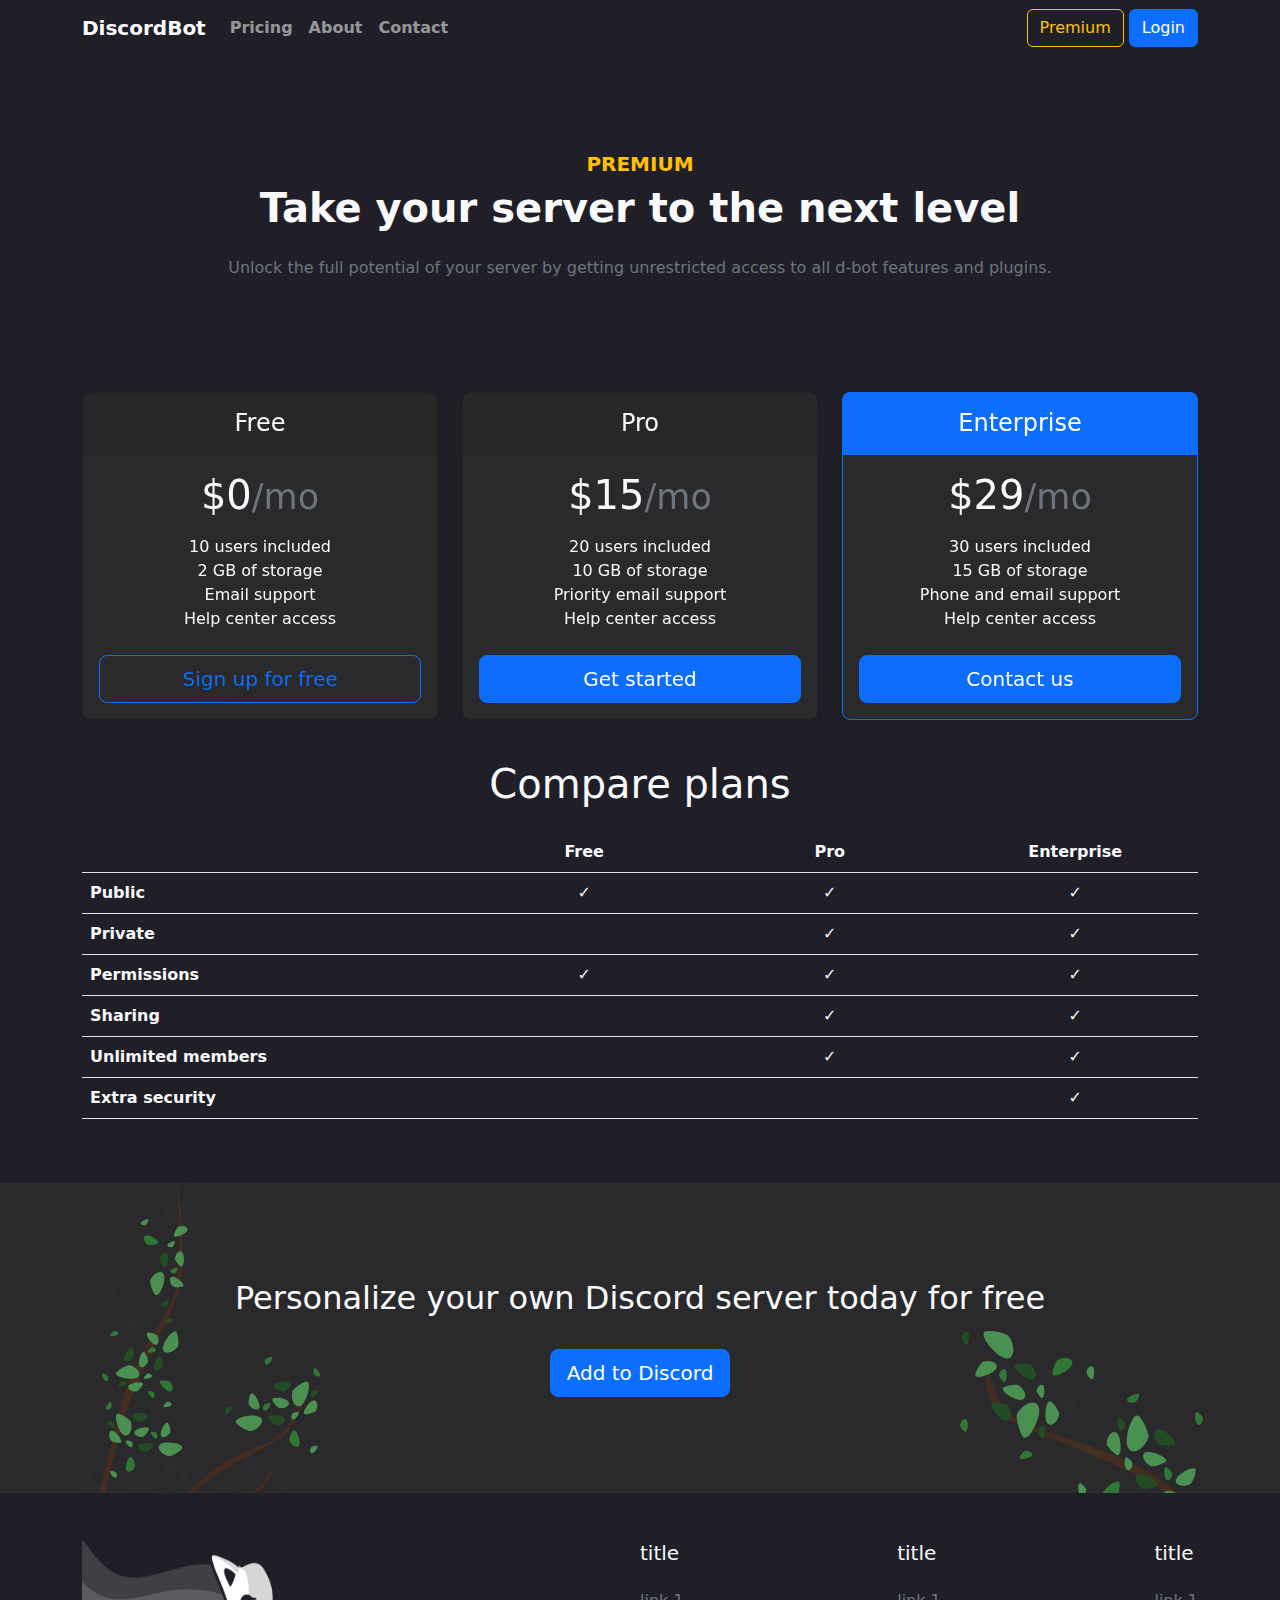
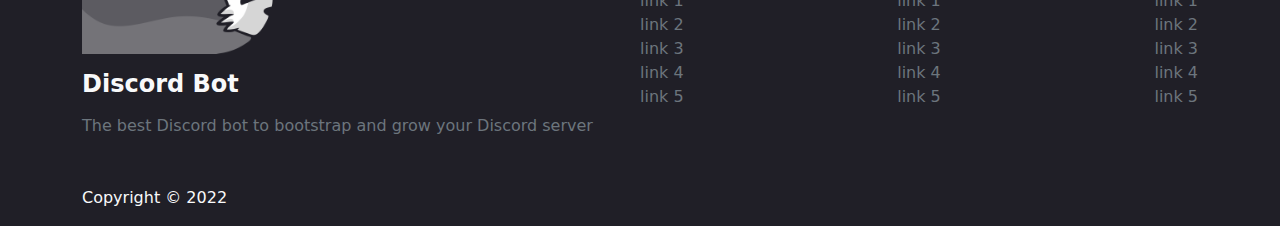
<file: price.html>
<!DOCTYPE html>
<html lang="en">
  <head>
    <meta charset="UTF-8" />
    <meta http-equiv="X-UA-Compatible" content="IE=edge" />
    <meta name="viewport" content="width=device-width, initial-scale=1.0" />
    <link rel="shortcut icon" href="assets/images/icon.png" type="image/x-icon" />
    <link rel="stylesheet" href="https://unpkg.com/aos@next/dist/aos.css" />
    <link rel="stylesheet" href="assets/bootstrap/css/bootstrap.min.css" />
    <link rel="stylesheet" href="assets/css/style.css" />
    <title>Discord Bot</title>
  </head>
  <body class="bg-base-500">
    <nav class="navbar navbar-expand-lg navbar-dark">
      <div class="container d-flex justify-content-between">
        <a class="navbar-brand fw-bolder" href="/">DiscordBot</a>
        <button
          class="navbar-toggler"
          type="button"
          data-bs-toggle="collapse"
          data-bs-target="#navbarSupportedContent"
          aria-controls="navbarSupportedContent"
          aria-expanded="false"
          aria-label="Toggle navigation"
        >
          <span class="navbar-toggler-icon"></span>
        </button>
        <div class="collapse navbar-collapse" id="navbarSupportedContent">
          <ul class="navbar-nav me-auto mb-2 mb-lg-0">
            <li class="nav-item">
              <a class="nav-link fw-semibold" href="price.html">Pricing</a>
            </li>
            <li class="nav-item">
              <a class="nav-link fw-semibold" href="price.html">About</a>
            </li>
            <li class="nav-item">
              <a class="nav-link fw-semibold" href="price.html">Contact</a>
            </li>
          </ul>
          <div>
            <a href="price.html" type="button" class="btn btn-outline-warning">Premium</a>
            <button type="button" class="btn btn-primary">Login</button>
          </div>
        </div>
      </div>
    </nav>
    <section class="price py-5">
      <main class="container text-light">
        <div class="my-5 py-5 pt-0">
          <h5 class="text-center fw-bold text-warning">PREMIUM</h5>
          <h1 class="text-center fw-bold mb-4">Take your server to the next level</h1>
          <p class="text-center text-secondary">
            Unlock the full potential of your server by getting unrestricted access to all d-bot features and
            plugins.
          </p>
        </div>
        <div class="row row-cols-1 row-cols-md-3 mb-3 text-center">
          <div class="col">
            <div data-aos="fade-right" class="card mb-4 rounded-3 shadow-sm bg-base-700">
              <div class="card-header py-3">
                <h4 class="my-0 fw-normal">Free</h4>
              </div>
              <div class="card-body">
                <h1 class="card-title pricing-card-title">
                  $0<small class="text-muted fw-light">/mo</small>
                </h1>
                <ul class="list-unstyled mt-3 mb-4">
                  <li>10 users included</li>
                  <li>2 GB of storage</li>
                  <li>Email support</li>
                  <li>Help center access</li>
                </ul>
                <button type="button" class="w-100 btn btn-lg btn-outline-primary">Sign up for free</button>
              </div>
            </div>
          </div>
          <div class="col">
            <div data-aos="fade-up" class="card mb-4 rounded-3 shadow-sm bg-base-700">
              <div class="card-header py-3">
                <h4 class="my-0 fw-normal">Pro</h4>
              </div>
              <div class="card-body">
                <h1 class="card-title pricing-card-title">
                  $15<small class="text-muted fw-light">/mo</small>
                </h1>
                <ul class="list-unstyled mt-3 mb-4">
                  <li>20 users included</li>
                  <li>10 GB of storage</li>
                  <li>Priority email support</li>
                  <li>Help center access</li>
                </ul>
                <button type="button" class="w-100 btn btn-lg btn-primary">Get started</button>
              </div>
            </div>
          </div>
          <div class="col">
            <div data-aos="fade-left" class="card mb-4 rounded-3 shadow-sm border-primary bg-base-700">
              <div class="card-header py-3 text-bg-primary border-primary">
                <h4 class="my-0 fw-normal">Enterprise</h4>
              </div>
              <div class="card-body">
                <h1 class="card-title pricing-card-title">
                  $29<small class="text-muted fw-light">/mo</small>
                </h1>
                <ul class="list-unstyled mt-3 mb-4">
                  <li>30 users included</li>
                  <li>15 GB of storage</li>
                  <li>Phone and email support</li>
                  <li>Help center access</li>
                </ul>
                <button type="button" class="w-100 btn btn-lg btn-primary">Contact us</button>
              </div>
            </div>
          </div>
        </div>

        <h2 class="display-6 text-center mb-4">Compare plans</h2>

        <div class="table-responsive">
          <table class="table text-center text-light">
            <thead>
              <tr>
                <th style="width: 34%"></th>
                <th style="width: 22%">Free</th>
                <th style="width: 22%">Pro</th>
                <th style="width: 22%">Enterprise</th>
              </tr>
            </thead>
            <tbody>
              <tr>
                <th scope="row" class="text-start">Public</th>
                <td>
                  <span>&#10003;</span>
                </td>
                <td>
                  <span>&#10003;</span>
                </td>
                <td>
                  <span>&#10003;</span>
                </td>
              </tr>
              <tr>
                <th scope="row" class="text-start">Private</th>
                <td></td>
                <td>
                  <span>&#10003;</span>
                </td>
                <td>
                  <span>&#10003;</span>
                </td>
              </tr>
            </tbody>

            <tbody>
              <tr>
                <th scope="row" class="text-start">Permissions</th>
                <td>
                  <span>&#10003;</span>
                </td>
                <td>
                  <span>&#10003;</span>
                </td>
                <td>
                  <span>&#10003;</span>
                </td>
              </tr>
              <tr>
                <th scope="row" class="text-start">Sharing</th>
                <td></td>
                <td>
                  <span>&#10003;</span>
                </td>
                <td>
                  <span>&#10003;</span>
                </td>
              </tr>
              <tr>
                <th scope="row" class="text-start">Unlimited members</th>
                <td></td>
                <td>
                  <span>&#10003;</span>
                </td>
                <td>
                  <span>&#10003;</span>
                </td>
              </tr>
              <tr>
                <th scope="row" class="text-start">Extra security</th>
                <td></td>
                <td></td>
                <td>
                  <span>&#10003;</span>
                </td>
              </tr>
            </tbody>
          </table>
        </div>
      </main>
    </section>
    <section class="cta bg-base-700 py-5">
      <main
        class="container text-light d-flex flex-column justify-content-center align-items-center gap-4 p-md-5"
      >
        <h2 class="text-center">Personalize your own Discord server today for free</h2>
        <a class="btn btn-primary btn-lg" href="#" role="button">Add to Discord</a>
      </main>
    </section>
    <footer class="py-5 pb-0">
      <main class="container text-light d-flex flex-column flex-md-row justify-content-between">
        <div>
          <img src="./assets/images/bg.png" width="200" alt="" />
          <h4 class="my-3 fw-bold">Discord Bot</h4>
          <p class="text-secondary mb-5">The best Discord bot to bootstrap and grow your Discord server</p>
          <p>Copyright © 2022</p>
        </div>
        <div class="d-flex justify-content-between basis-50">
          <div class="d-flex flex-column">
            <h5 class="mb-4">title</h5>
            <a class="link-secondary" href="#">link 1</a>
            <a class="link-secondary" href="#">link 2</a>
            <a class="link-secondary" href="#">link 3</a>
            <a class="link-secondary" href="#">link 4</a>
            <a class="link-secondary" href="#">link 5</a>
          </div>
          <div class="d-flex flex-column">
            <h5 class="mb-4">title</h5>
            <a class="link-secondary" href="#">link 1</a>
            <a class="link-secondary" href="#">link 2</a>
            <a class="link-secondary" href="#">link 3</a>
            <a class="link-secondary" href="#">link 4</a>
            <a class="link-secondary" href="#">link 5</a>
          </div>
          <div class="d-flex flex-column">
            <h5 class="mb-4">title</h5>
            <a class="link-secondary" href="#">link 1</a>
            <a class="link-secondary" href="#">link 2</a>
            <a class="link-secondary" href="#">link 3</a>
            <a class="link-secondary" href="#">link 4</a>
            <a class="link-secondary" href="#">link 5</a>
          </div>
        </div>
      </main>
    </footer>
    <script src="./assets/bootstrap/js/bootstrap.bundle.min.js"></script>
    <script src="https://unpkg.com/aos@next/dist/aos.js"></script>
    <script>
      AOS.init();
    </script>
  </body>
</html>
</file>
<file: assets/css/style.css>
.bg-base-500 {
  background-color: #201f27;
}

.bg-base-700 {
  background-color: #2a292c;
}

.hero {
  height: calc(85vh - 56px);
  background-image: url('../images/bg.png');
  background-position: right bottom;
  background-size: cover;
  background-blend-mode: luminosity;
  /* background-attachment: fixed; */
  background-repeat: no-repeat;
}

@media screen and (min-width: 400px) {
  .hero {
    background-position: right center;
  }
}

.cta {
  background-image: url('../images/ranches.svg');
  background-position: center;
  background-repeat: no-repeat;
}

.hero__content {
}

.card-basis {
  flex-basis: 30%;
}

.basis-25 {
  flex-basis: 25%;
}

.basis-75 {
  flex-basis: 75%;
}

.basis-50 {
  flex-basis: 50%;
}

.basis-45 {
  flex-basis: 45%;
}

a {
  text-decoration: none;
}
</file>
